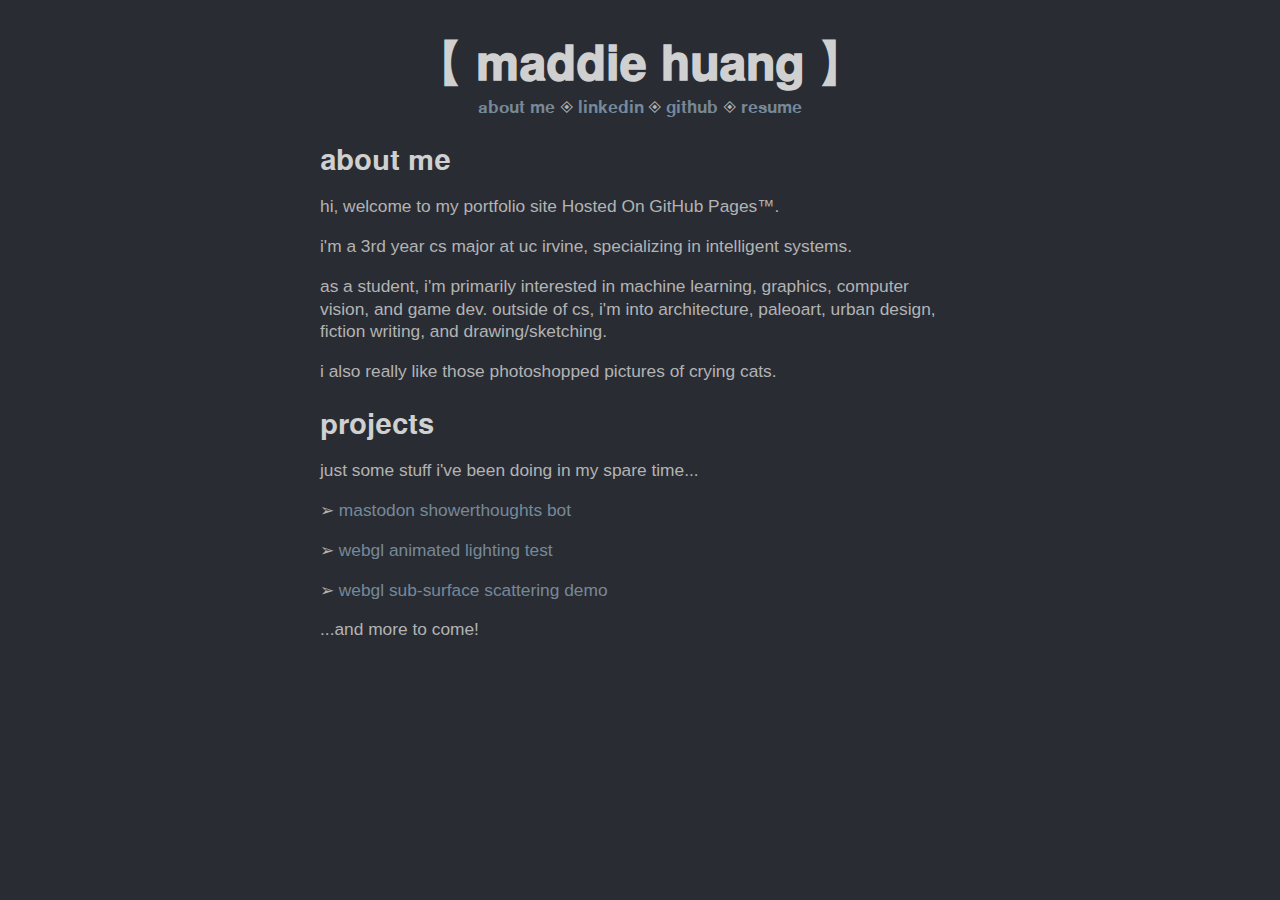
<file: index.html>
<!DOCTYPE html>
<html>
<head>
    <link rel = "stylesheet" type = "text/css" href = "default.css" />
    <title>maddie huang</title>
</head>

<body>
<h1>【 𝐦𝐚𝐝𝐝𝐢𝐞 𝐡𝐮𝐚𝐧𝐠 】</h1>
<div id = bodytext align="center">
    <a href = "index.html">𝐚𝐛𝐨𝐮𝐭 𝐦𝐞</a> ◈
    <a href = "https://www.linkedin.com/in/madison-huang-619a73121/">𝐥𝐢𝐧𝐤𝐞𝐝𝐢𝐧</a> ◈
    <a href = "https://github.com/maddiehuang/">𝐠𝐢𝐭𝐡𝐮𝐛</a> ◈
<a href= "resume.pdf">𝐫𝐞𝐬𝐮𝐦𝐞</a></div>

<h2>𝐚𝐛𝐨𝐮𝐭 𝐦𝐞</h2>
<div id = "bodytext">
    <p>hi, welcome to my portfolio site Hosted On GitHub Pages&trade;.</p>
    <p>i'm a 3rd year cs major at uc irvine, specializing in intelligent systems.</p>
    <p>as a student, i'm primarily interested in machine learning, graphics, computer vision, and game dev.
        outside of cs, i'm into architecture, paleoart, urban design, fiction writing, and drawing/sketching.</p>
    <p>i also really like those photoshopped pictures of crying cats.</p>
</div>

<h2>𝐩𝐫𝐨𝐣𝐞𝐜𝐭𝐬</h2>
<div id = "bodytext">
    <p>just some stuff i've been doing in my spare time...</p>
<p>➢ <a href = "stbot.html">mastodon showerthoughts bot</a></p>
<p>➢ <a href = "webgl_scene.html">webgl animated lighting test</a></p>
<p>➢ <a href = "webgl_sssdemo.html">webgl sub-surface scattering demo</a></p>
<p>...and more to come!</p>
</div>

</body>
</html>
</file>
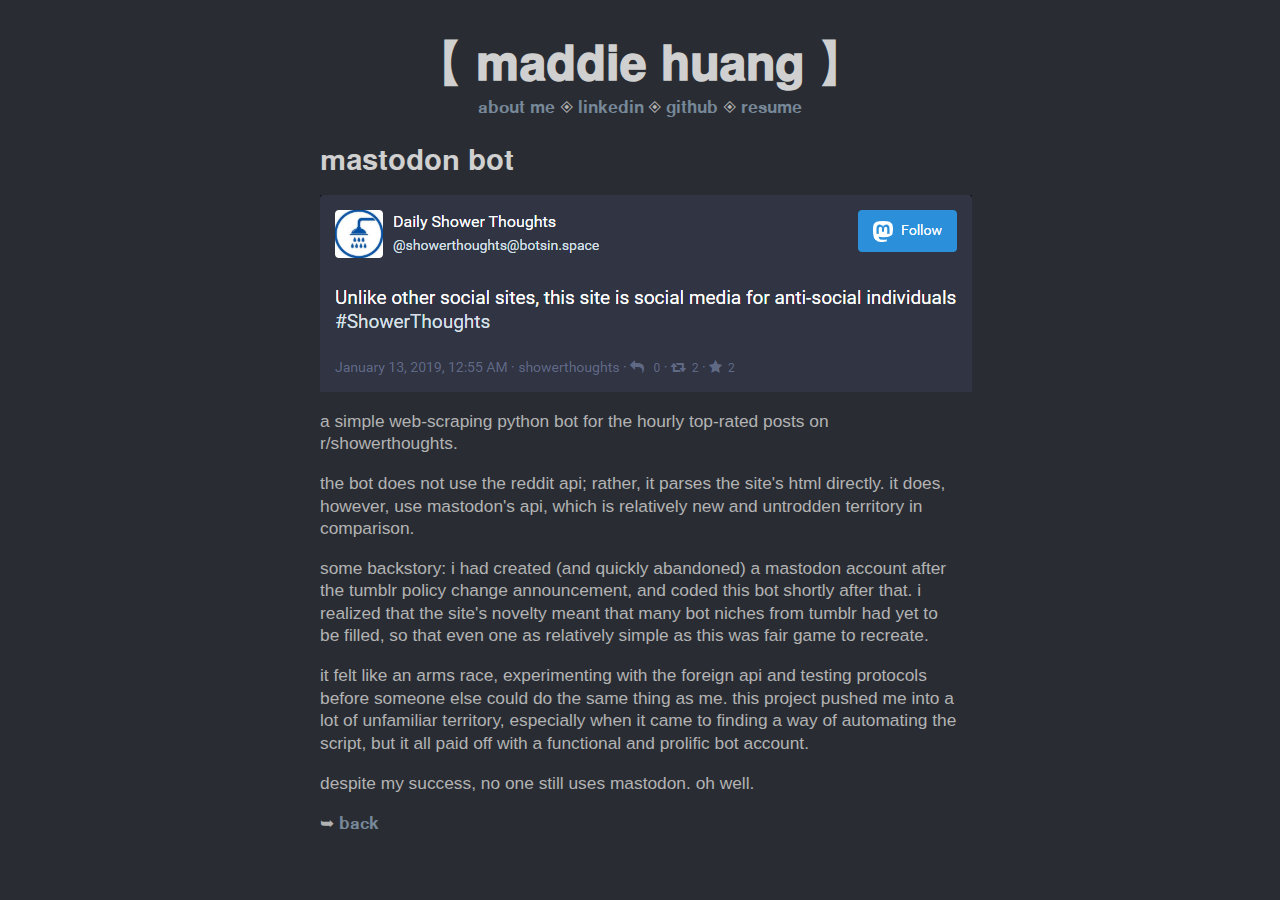
<file: stbot.html>
<!DOCTYPE html>
<html>
<head>
    <link rel = "stylesheet" type = "text/css" href = "default.css" />
    <title>maddie huang</title>
</head>

<body>
<h1>【 𝐦𝐚𝐝𝐝𝐢𝐞 𝐡𝐮𝐚𝐧𝐠 】</h1>
<div id = bodytext align="center">
    <a href = "index.html">𝐚𝐛𝐨𝐮𝐭 𝐦𝐞</a> ◈
    <a href = "https://www.linkedin.com/in/madison-huang-619a73121/">𝐥𝐢𝐧𝐤𝐞𝐝𝐢𝐧</a> ◈
    <a href = "https://github.com/maddiehuang/">𝐠𝐢𝐭𝐡𝐮𝐛</a> ◈
    <a href= "resume.pdf">𝐫𝐞𝐬𝐮𝐦𝐞</a></div>

<h2>𝐦𝐚𝐬𝐭𝐨𝐝𝐨𝐧 𝐛𝐨𝐭</h2>

<div id = "bodytext">
    <p><a href = "https://botsin.space/@showerthoughts"><img class = "center" src = "stpost.png"></a></p>
    <p>a simple web-scraping python bot for the hourly top-rated posts on r/showerthoughts.</p>
    <p>the bot does not use the reddit api; rather, it parses the site's html directly. it does, however, use
    mastodon's api, which is relatively new and untrodden territory in comparison.
    <p>some backstory: i had created (and quickly abandoned) a mastodon account after the tumblr policy change
    announcement, and coded this bot shortly after that. i realized that the site's novelty meant that many
    bot niches from tumblr had yet to be filled, so that even one as relatively simple as this was fair game to recreate.</p>
    <p>it felt like an arms race, experimenting with the foreign api and testing protocols before someone else
    could do the same thing as me. this project pushed me into a lot of unfamiliar territory, especially when it
    came to finding a way of automating the script, but it all paid off with a functional and prolific bot account.</p>
    <p>despite my success, no one still uses mastodon. oh well.</p>
</div>

<div id = "bodytext">➥ <a href = "index.html">𝐛𝐚𝐜𝐤</a></div>

</body>
</html>
</file>
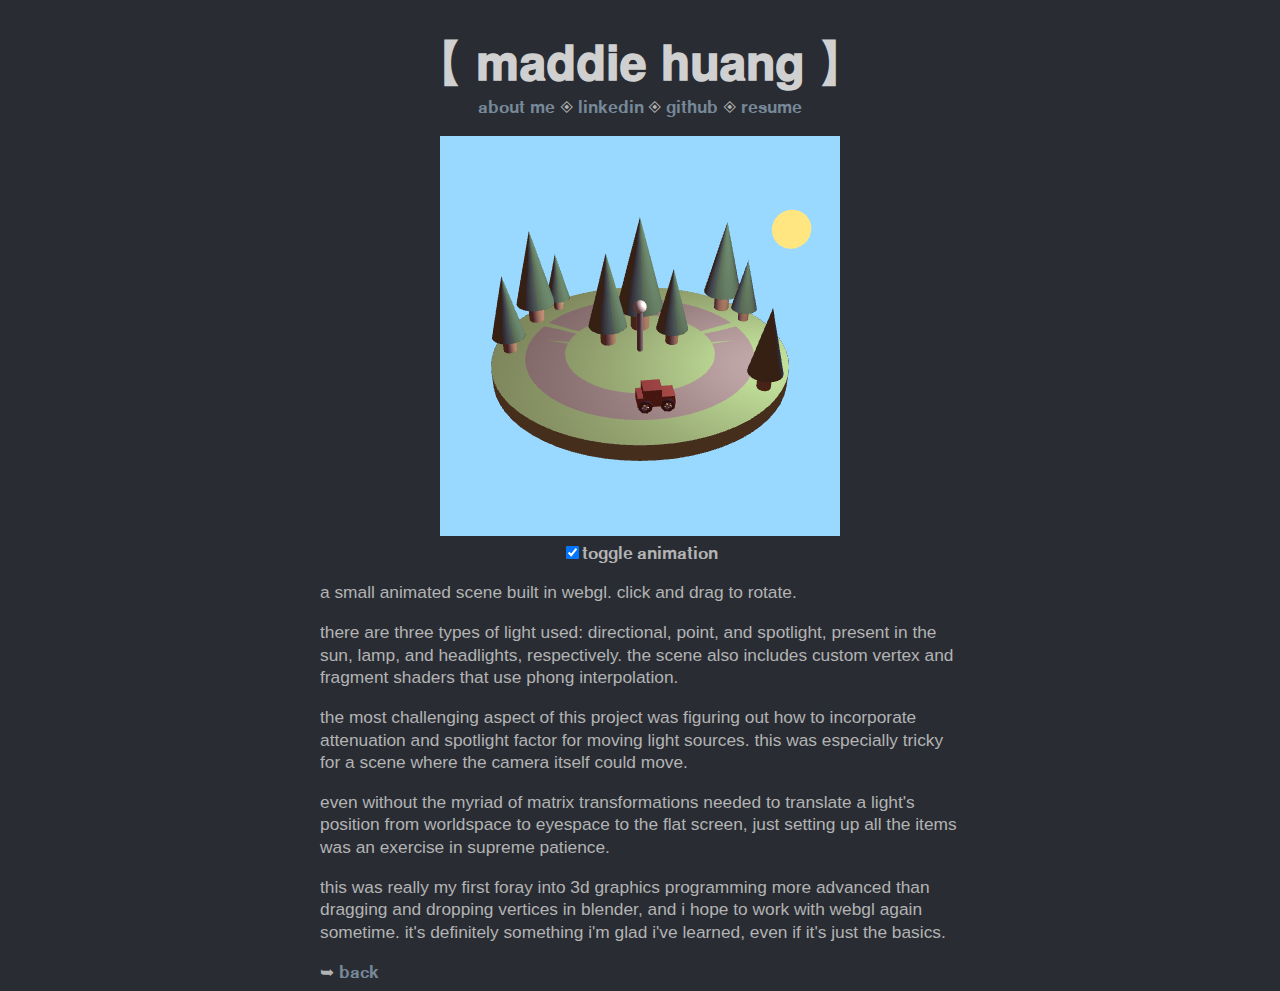
<file: webgl_scene.html>
<!DOCTYPE html>
<html>
<head>
    <link rel = "stylesheet" type = "text/css" href = "default.css" />
    <title>maddie huang</title>
</head>

<script type="x-shader/x-vertex" id="vshader-source">
    attribute vec3 a_coords;
    attribute vec3 a_normal;

    uniform mat4 modelview;
    uniform mat4 projection;

    uniform mat3 normalMatrix;

    varying vec4 eyeCoords;
    varying vec3 normalInterp;

    void main() {
        vec4 coords = vec4(a_coords,1.0);
        eyeCoords = modelview * coords;
        gl_Position = projection * eyeCoords;

        normalInterp = normalize(normalMatrix * a_normal);
    }
</script>

<!-- fragment shader -->
<script type="x-shader/x-fragment" id="fshader-source">
    precision mediump float;

    uniform vec4 lightPosition;
    uniform vec4 headlight1Position;
    uniform vec4 headlight2Position;
    uniform vec4 coneDirection;

    uniform vec4 diffuseColor;
    uniform vec3 specularColor;
    uniform float specularExponent;
    uniform int glowing;
    uniform int shiny;
    uniform int headlights;

    varying vec4 eyeCoords;
    varying vec3 normalInterp;

    vec4 lightup(vec4 light, bool isHeadlight)
    {
        vec3 N, L, R, V;  // vectors for lighting equation
        vec4 v_color = vec4(0, 0, 0, 1);
        float att;

        N = normalInterp;
        L = normalize( light.xyz - eyeCoords.xyz);

        R = -reflect(L,N);
        V = normalize( -eyeCoords.xyz);     // (Assumes a perspective projection.)

        if (lightPosition.w == 0.0)
            att = 1.0;
        else
        {
            float dist = distance(light, eyeCoords);
            float lightToSurfaceAngle = degrees(acos(dot(-L, normalize(coneDirection.xyz - eyeCoords.xyz))));
            att = 0.00;

            if (!isHeadlight || (isHeadlight && dist < 4.0 && lightToSurfaceAngle < 45.0))
                att = clamp( 1.5 / dist, 0.0, 1.0);
        }

        if ( (dot(L,N) <= 0.0 && !isHeadlight) )
        {
        }
        else
        {
            vec3 color = 0.8 * dot(L, N) * diffuseColor.rgb;  // 0.8 is diffuse intensity of light
            if (lightPosition.w == 1.0)
            {
                color += dot(L, N) * vec3(.05, .025, -.075);
                color *= .9;
            }
            color += .1 * diffuseColor.rgb;

            if (color.r + color.b + color.g < .7)
            {
                color.r -= .025;
                color.b += .05;
                color.g -= .025;
            }

            if (shiny == 1 && dot(R,V) > 0.0) {
                color += 0.8 * pow(dot(R, V), specularExponent) * specularColor;
            }

            v_color += vec4(color, diffuseColor.a) * att;

            if (lightPosition.w == 1.0)
            {
                v_color.r += v_color.r * att;
                v_color.g += v_color.g * .35 * att;
                v_color.b += (1.0 - att) * v_color.b;
            }
        }

        return v_color;
    }

    void main()
    {
        if (glowing == 1)
        {
            gl_FragColor = vec4(1, .9, .5, 1);
        }
        else
        {
            vec4 v_color = lightup(lightPosition, false);

            if (headlights == 1) {
                v_color += lightup(headlight1Position, true);
                v_color += lightup(headlight2Position, true);

                if (v_color.r + v_color.g + v_color.b < .15)
                    v_color = vec4(0.025, 0.025, 0.15, 1.0);
            }
            else
            {

                if (v_color.r + v_color.g + v_color.b < .15)
                {
                    v_color = vec4(0.15, 0.025, 0.0, 1.0);
                }
                else
                    v_color.r += .1;

                v_color += diffuseColor * .2;

            }

            gl_FragColor = v_color;

        }
    }
</script>

<script src="webgl/gl-matrix-min.js"></script>
<script type="text/javascript" src="webgl/webgl-utils.js"></script>
<script src="webgl/trackball-rotator.js"></script>
<script src="webgl/models.js"></script>
<script src="webgl/scene.js"></script>
<body onload="init()">

<h1>【 𝐦𝐚𝐝𝐝𝐢𝐞 𝐡𝐮𝐚𝐧𝐠 】</h1>
<div id = bodytext align="center">
    <a href = "index.html">𝐚𝐛𝐨𝐮𝐭 𝐦𝐞</a> ◈
    <a href = "https://www.linkedin.com/in/madison-huang-619a73121/">𝐥𝐢𝐧𝐤𝐞𝐝𝐢𝐧</a> ◈
    <a href = "https://github.com/maddiehuang/">𝐠𝐢𝐭𝐡𝐮𝐛</a> ◈
    <a href= "resume.pdf">𝐫𝐞𝐬𝐮𝐦𝐞</a></div>

<div align = center id = "bodytext">
    <p>
    <div id="canvas-holder">
    <canvas width=400 height=400 id="myGLCanvas"</canvas>
    </div>
    <label><input type="checkbox" id="animate">𝐭𝐨𝐠𝐠𝐥𝐞 𝐚𝐧𝐢𝐦𝐚𝐭𝐢𝐨𝐧</label>
    </p>
</div>
<div id = "bodytext">
    <p>a small animated scene built in webgl. click and drag to rotate.</p>
    <p>there are three types of light used: directional, point, and spotlight, present in the sun, lamp, and headlights,
        respectively. the scene also includes custom vertex and fragment shaders that use phong interpolation.</p>
    <p>the most challenging aspect of this project was figuring out how to incorporate attenuation and spotlight
        factor for moving light sources. this was especially tricky for a scene where the camera itself could move.</p>
    <p>even without the myriad of matrix transformations needed to translate a light's position from worldspace to
    eyespace to the flat screen, just setting up all the items was an exercise in supreme patience.</p>
    <p>this was really my first foray into 3d graphics programming more advanced than dragging and dropping vertices
     in blender, and i hope to work with webgl again sometime. it's definitely something i'm glad i've learned, even
     if it's just the basics.</p>

</div>

<div id = "bodytext">➥ <a href = "index.html">𝐛𝐚𝐜𝐤</a></div>

</body>
</html>
</file>
<file: default.css>
body {
    background: #292d33;
    color: #b3b3b3;

    margin-left: 25%;
    margin-right: 25%;
}

h1, h2
{
    font-family: "Tw Cen MT", Verdana, Arial, serif;
    margin-bottom: 0%;
    color: #d0d0d0;
}

h1
{
    text-align: center;
    font-size: 36pt;
}

h2
{
    font-size: 22pt;
    font-weight: normal;
}

#bodytext
{
    font-family: "Microsoft Sans Serif", Verdana, Arial, serif;
    font-size: 13pt;
    line-height: 1.3;
}

.center {
    display: block;
    margin-left: auto;
    margin-right: auto;
}

a
{
    color: lightslategrey;
    text-decoration: none;
}

a:hover
{
    color: #94a9be;
}
</file>
